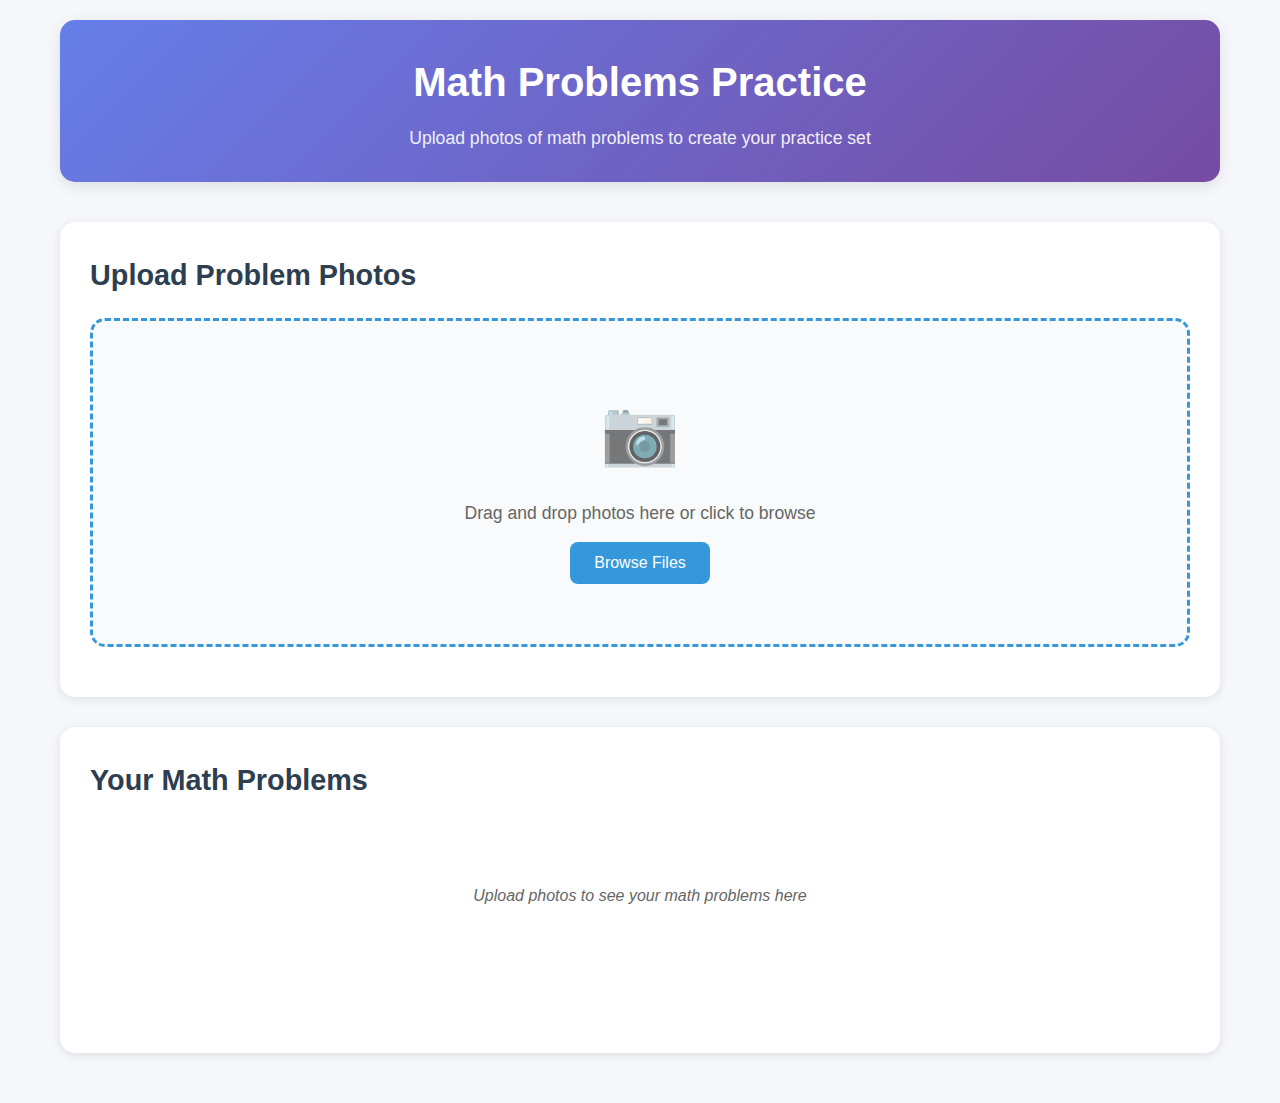
<file: index.html>
<!DOCTYPE html>
<html lang="en">
<head>
    <meta charset="UTF-8">
    <meta name="viewport" content="width=device-width, initial-scale=1.0">
    <title>Math Problems Practice</title>
    <link rel="stylesheet" href="styles.css">
</head>
<body>
    <div class="container">
        <header>
            <h1>Math Problems Practice</h1>
            <p>Upload photos of math problems to create your practice set</p>
        </header>

        <main>
            <!-- Upload Section -->
            <section class="upload-section">
                <h2>Upload Problem Photos</h2>
                <div class="upload-area" id="uploadArea">
                    <div class="upload-content">
                        <div class="upload-icon">📷</div>
                        <p>Drag and drop photos here or click to browse</p>
                        <input type="file" id="fileInput" accept="image/*" multiple>
                        <button type="button" id="browseBtn">Browse Files</button>
                    </div>
                </div>
                <div class="uploaded-files" id="uploadedFiles"></div>
            </section>

            <!-- Problems Display Section -->
            <section class="problems-section">
                <h2>Your Math Problems</h2>
                <div class="problems-grid" id="problemsGrid">
                    <div class="empty-state">
                        <p>Upload photos to see your math problems here</p>
                    </div>
                </div>
            </section>

            <!-- Practice Mode Section -->
            <section class="practice-section" id="practiceSection" style="display: none;">
                <h2>Practice Mode</h2>
                <div class="practice-controls">
                    <button id="startPracticeBtn">Start Practice Session</button>
                    <button id="randomProblemBtn">Random Problem</button>
                    <button id="clearAllBtn" class="btn-danger">Clear All Problems</button>
                </div>
                <div class="practice-stats" id="practiceStats">
                    <div class="stat">
                        <span class="stat-label">Total Problems:</span>
                        <span class="stat-value" id="totalProblems">0</span>
                    </div>
                    <div class="stat">
                        <span class="stat-label">Current Problem:</span>
                        <span class="stat-value" id="currentIndex">-</span>
                    </div>
                </div>
                <div class="current-problem" id="currentProblem"></div>
            </section>
        </main>
    </div>

    <script src="script.js"></script>
</body>
</html>
</file>
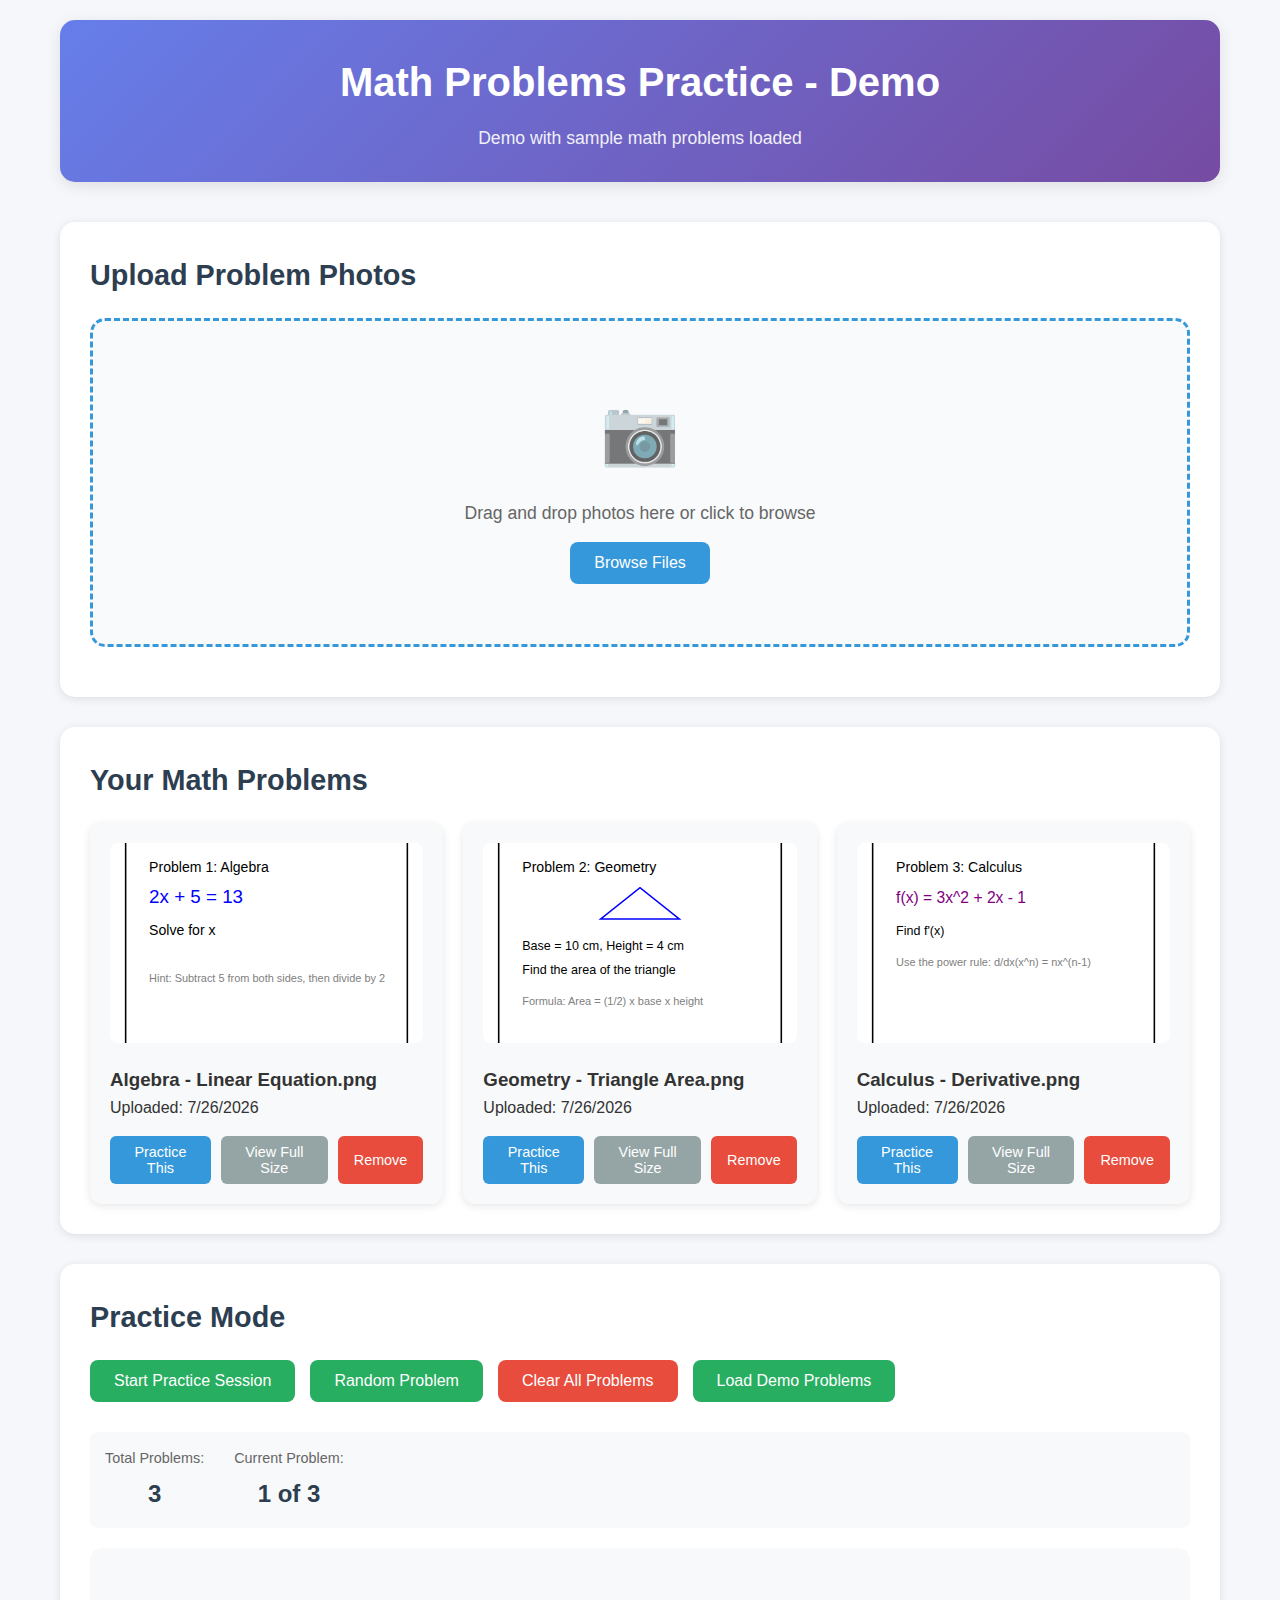
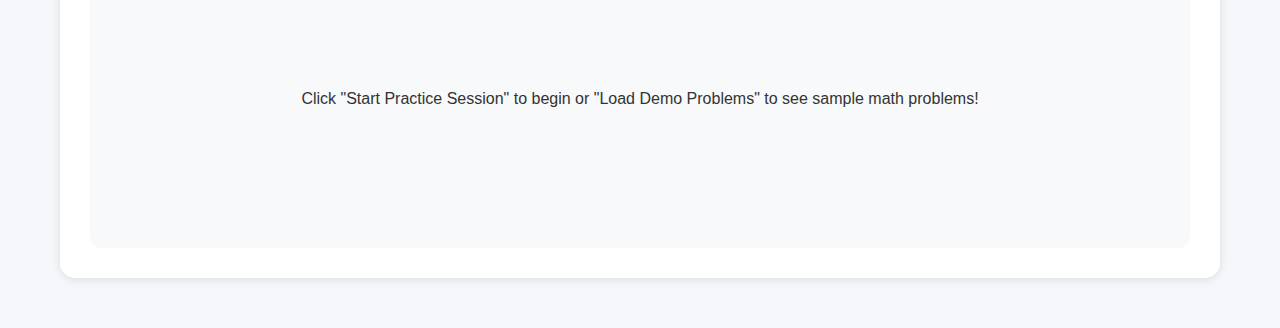
<file: demo.html>
<!DOCTYPE html>
<html lang="en">
<head>
    <meta charset="UTF-8">
    <meta name="viewport" content="width=device-width, initial-scale=1.0">
    <title>Math Problems Practice - Demo</title>
    <link rel="stylesheet" href="styles.css">
</head>
<body>
    <div class="container">
        <header>
            <h1>Math Problems Practice - Demo</h1>
            <p>Demo with sample math problems loaded</p>
        </header>

        <main>
            <!-- Upload Section -->
            <section class="upload-section">
                <h2>Upload Problem Photos</h2>
                <div class="upload-area" id="uploadArea">
                    <div class="upload-content">
                        <div class="upload-icon">📷</div>
                        <p>Drag and drop photos here or click to browse</p>
                        <input type="file" id="fileInput" accept="image/*" multiple>
                        <button type="button" id="browseBtn">Browse Files</button>
                    </div>
                </div>
                <div class="uploaded-files" id="uploadedFiles"></div>
            </section>

            <!-- Problems Display Section -->
            <section class="problems-section">
                <h2>Your Math Problems</h2>
                <div class="problems-grid" id="problemsGrid">
                    <!-- Sample problems will be loaded here -->
                </div>
            </section>

            <!-- Practice Mode Section -->
            <section class="practice-section" id="practiceSection">
                <h2>Practice Mode</h2>
                <div class="practice-controls">
                    <button id="startPracticeBtn">Start Practice Session</button>
                    <button id="randomProblemBtn">Random Problem</button>
                    <button id="clearAllBtn" class="btn-danger">Clear All Problems</button>
                    <button id="loadDemoBtn" class="btn btn-secondary">Load Demo Problems</button>
                </div>
                <div class="practice-stats" id="practiceStats">
                    <div class="stat">
                        <span class="stat-label">Total Problems:</span>
                        <span class="stat-value" id="totalProblems">3</span>
                    </div>
                    <div class="stat">
                        <span class="stat-label">Current Problem:</span>
                        <span class="stat-value" id="currentIndex">-</span>
                    </div>
                </div>
                <div class="current-problem" id="currentProblem">
                    <p>Click "Start Practice Session" to begin or "Load Demo Problems" to see sample math problems!</p>
                </div>
            </section>
        </main>
    </div>

    <script src="script.js"></script>
    <script>
        // Auto-load demo data when page loads
        document.addEventListener('DOMContentLoaded', () => {
            // Wait for the app to initialize
            setTimeout(() => {
                if (window.app) {
                    window.app.loadDemoData();
                }
            }, 100);
        });
    </script>
</body>
</html>
</file>
<file: styles.css>
/* Reset and base styles */
* {
    margin: 0;
    padding: 0;
    box-sizing: border-box;
}

body {
    font-family: 'Segoe UI', Tahoma, Geneva, Verdana, sans-serif;
    line-height: 1.6;
    color: #333;
    background-color: #f5f7fa;
}

.container {
    max-width: 1200px;
    margin: 0 auto;
    padding: 20px;
}

/* Header */
header {
    text-align: center;
    margin-bottom: 40px;
    padding: 30px 0;
    background: linear-gradient(135deg, #667eea 0%, #764ba2 100%);
    color: white;
    border-radius: 15px;
    box-shadow: 0 4px 15px rgba(0, 0, 0, 0.1);
}

header h1 {
    font-size: 2.5rem;
    margin-bottom: 10px;
    font-weight: 600;
}

header p {
    font-size: 1.1rem;
    opacity: 0.9;
}

/* Sections */
section {
    background: white;
    margin-bottom: 30px;
    padding: 30px;
    border-radius: 15px;
    box-shadow: 0 2px 10px rgba(0, 0, 0, 0.1);
}

section h2 {
    color: #2c3e50;
    margin-bottom: 20px;
    font-size: 1.8rem;
    font-weight: 600;
}

/* Upload Section */
.upload-area {
    border: 3px dashed #3498db;
    border-radius: 15px;
    padding: 60px 20px;
    text-align: center;
    background: #f8fafc;
    transition: all 0.3s ease;
    cursor: pointer;
    position: relative;
}

.upload-area:hover {
    border-color: #2980b9;
    background: #e3f2fd;
}

.upload-area.dragover {
    border-color: #27ae60;
    background: #e8f5e8;
}

.upload-content {
    display: flex;
    flex-direction: column;
    align-items: center;
    gap: 15px;
}

.upload-icon {
    font-size: 4rem;
    opacity: 0.6;
}

.upload-area p {
    font-size: 1.1rem;
    color: #666;
}

#fileInput {
    position: absolute;
    top: 0;
    left: 0;
    width: 100%;
    height: 100%;
    opacity: 0;
    cursor: pointer;
}

#browseBtn {
    background: #3498db;
    color: white;
    border: none;
    padding: 12px 24px;
    border-radius: 8px;
    font-size: 1rem;
    cursor: pointer;
    transition: background 0.3s ease;
}

#browseBtn:hover {
    background: #2980b9;
}

/* Uploaded Files */
.uploaded-files {
    margin-top: 20px;
    display: grid;
    grid-template-columns: repeat(auto-fill, minmax(200px, 1fr));
    gap: 15px;
}

.file-preview {
    position: relative;
    border-radius: 10px;
    overflow: hidden;
    box-shadow: 0 2px 8px rgba(0, 0, 0, 0.1);
    background: white;
}

.file-preview img {
    width: 100%;
    height: 150px;
    object-fit: cover;
}

.file-info {
    padding: 10px;
    font-size: 0.9rem;
    color: #666;
}

.remove-file {
    position: absolute;
    top: 5px;
    right: 5px;
    background: #e74c3c;
    color: white;
    border: none;
    width: 25px;
    height: 25px;
    border-radius: 50%;
    cursor: pointer;
    font-size: 0.8rem;
}

/* Problems Grid */
.problems-grid {
    display: grid;
    grid-template-columns: repeat(auto-fill, minmax(300px, 1fr));
    gap: 20px;
    min-height: 200px;
}

.problem-card {
    background: #f8f9fa;
    border-radius: 12px;
    padding: 20px;
    box-shadow: 0 2px 8px rgba(0, 0, 0, 0.1);
    transition: transform 0.3s ease, box-shadow 0.3s ease;
}

.problem-card:hover {
    transform: translateY(-2px);
    box-shadow: 0 4px 15px rgba(0, 0, 0, 0.15);
}

.problem-image {
    width: 100%;
    height: 200px;
    object-fit: cover;
    border-radius: 8px;
    margin-bottom: 15px;
}

.problem-actions {
    display: flex;
    gap: 10px;
    margin-top: 15px;
}

.btn {
    padding: 8px 16px;
    border: none;
    border-radius: 6px;
    cursor: pointer;
    font-size: 0.9rem;
    transition: all 0.3s ease;
}

.btn-primary {
    background: #3498db;
    color: white;
}

.btn-primary:hover {
    background: #2980b9;
}

.btn-secondary {
    background: #95a5a6;
    color: white;
}

.btn-secondary:hover {
    background: #7f8c8d;
}

.btn-danger {
    background: #e74c3c;
    color: white;
}

.btn-danger:hover {
    background: #c0392b;
}

/* Empty State */
.empty-state {
    text-align: center;
    color: #666;
    font-style: italic;
    padding: 60px 20px;
    grid-column: 1 / -1;
}

/* Practice Section */
.practice-controls {
    display: flex;
    gap: 15px;
    margin-bottom: 30px;
    flex-wrap: wrap;
}

.practice-controls button {
    background: #27ae60;
    color: white;
    border: none;
    padding: 12px 24px;
    border-radius: 8px;
    font-size: 1rem;
    cursor: pointer;
    transition: background 0.3s ease;
}

.practice-controls button:hover {
    background: #219a52;
}

.practice-controls button.btn-danger {
    background: #e74c3c;
}

.practice-controls button.btn-danger:hover {
    background: #c0392b;
}

.practice-stats {
    display: flex;
    gap: 30px;
    margin-bottom: 20px;
    padding: 15px;
    background: #f8f9fa;
    border-radius: 8px;
    flex-wrap: wrap;
}

.stat {
    display: flex;
    flex-direction: column;
    align-items: center;
    text-align: center;
}

.stat-label {
    font-size: 0.9rem;
    color: #666;
    margin-bottom: 5px;
}

.stat-value {
    font-size: 1.5rem;
    font-weight: bold;
    color: #2c3e50;
}

.current-problem {
    background: #f8f9fa;
    border-radius: 12px;
    padding: 30px;
    text-align: center;
    min-height: 300px;
    display: flex;
    align-items: center;
    justify-content: center;
}

.current-problem img {
    max-width: 100%;
    max-height: 400px;
    border-radius: 8px;
    box-shadow: 0 4px 15px rgba(0, 0, 0, 0.1);
}

/* Responsive Design */
@media (max-width: 768px) {
    .container {
        padding: 15px;
    }
    
    header h1 {
        font-size: 2rem;
    }
    
    section {
        padding: 20px;
    }
    
    .upload-area {
        padding: 40px 15px;
    }
    
    .problems-grid {
        grid-template-columns: 1fr;
    }
    
    .practice-controls {
        flex-direction: column;
    }
}

/* Animations */
@keyframes fadeIn {
    from {
        opacity: 0;
        transform: translateY(20px);
    }
    to {
        opacity: 1;
        transform: translateY(0);
    }
}

.problem-card {
    animation: fadeIn 0.5s ease-out;
}

.file-preview {
    animation: fadeIn 0.3s ease-out;
}
</file>
